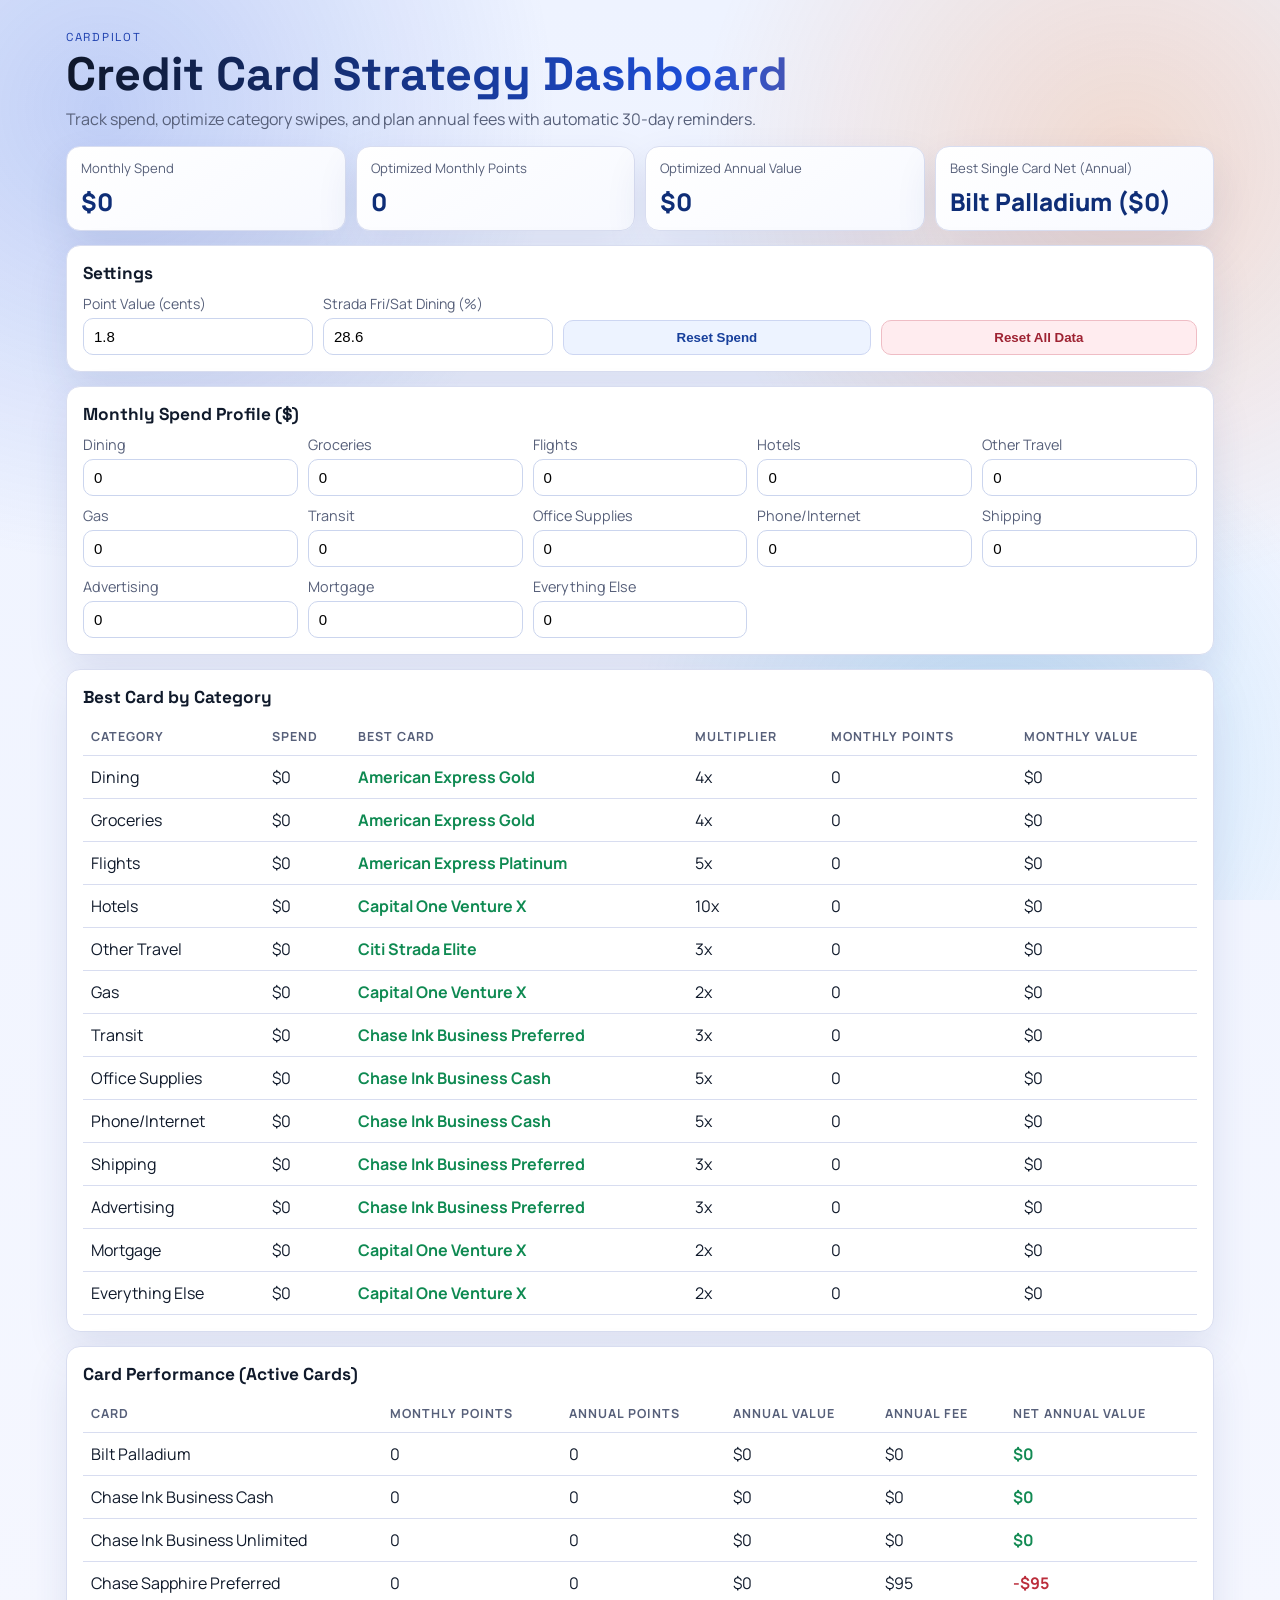
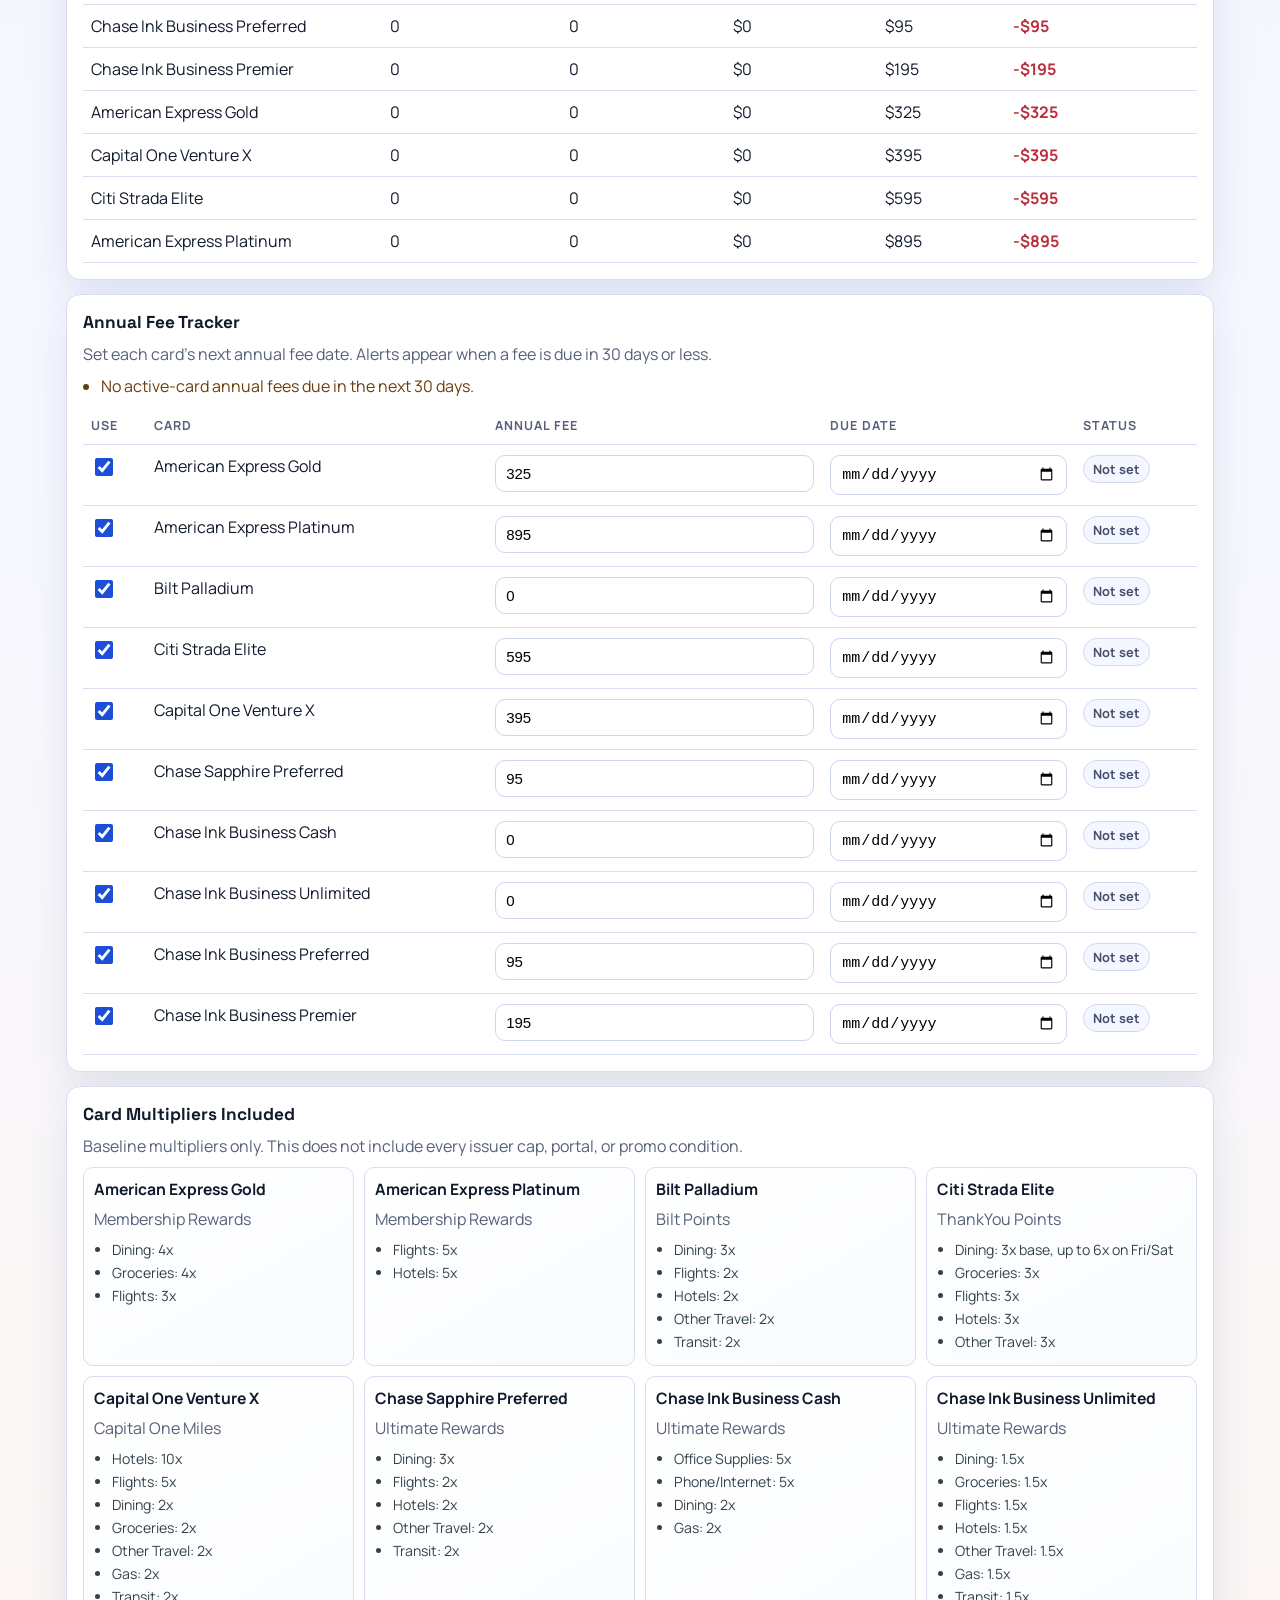
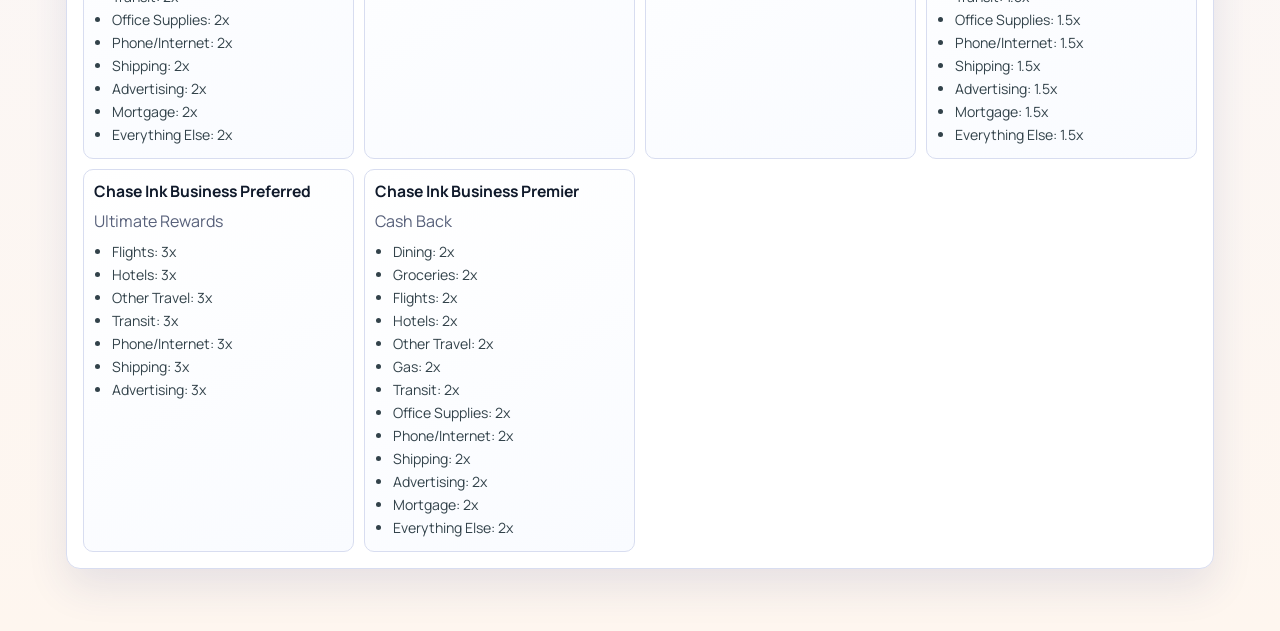
<file: index.html>
<!doctype html>
<html lang="en">
  <head>
    <meta charset="UTF-8" />
    <meta name="viewport" content="width=device-width, initial-scale=1.0" />
    <title>CardPilot | Credit Card Strategy</title>
    <link rel="stylesheet" href="styles.css" />
  </head>
  <body>
    <div class="bg-layer" aria-hidden="true"></div>

    <main class="app-shell">
      <header class="hero">
        <p class="eyebrow">CardPilot</p>
        <h1>Credit Card Strategy Dashboard</h1>
        <p class="hero-copy">
          Track spend, optimize category swipes, and plan annual fees with automatic
          30-day reminders.
        </p>
      </header>

      <section class="summary-grid" id="summaryGrid">
        <article class="stat-card">
          <p class="stat-label">Monthly Spend</p>
          <p class="stat-value" id="summarySpend">$0</p>
        </article>
        <article class="stat-card">
          <p class="stat-label">Optimized Monthly Points</p>
          <p class="stat-value" id="summaryOptimizedPoints">0</p>
        </article>
        <article class="stat-card">
          <p class="stat-label">Optimized Annual Value</p>
          <p class="stat-value" id="summaryOptimizedValue">$0</p>
        </article>
        <article class="stat-card">
          <p class="stat-label">Best Single Card Net (Annual)</p>
          <p class="stat-value" id="summaryBestSingleCard">N/A</p>
        </article>
      </section>

      <section class="panel controls-panel">
        <h2>Settings</h2>
        <div class="controls-grid">
          <label class="control-field" for="pointValueInput">
            Point Value (cents)
            <input id="pointValueInput" type="number" min="0.1" step="0.1" />
          </label>
          <label class="control-field" for="stradaWeekendDiningPctInput">
            Strada Fri/Sat Dining (%)
            <input id="stradaWeekendDiningPctInput" type="number" min="0" max="100" step="1" />
          </label>
          <button id="resetSpendBtn" class="btn-secondary" type="button">Reset Spend</button>
          <button id="resetAllBtn" class="btn-danger" type="button">Reset All Data</button>
        </div>
      </section>

      <section class="panel">
        <h2>Monthly Spend Profile ($)</h2>
        <div id="spendGrid" class="spend-grid"></div>
      </section>

      <section class="panel">
        <h2>Best Card by Category</h2>
        <div class="table-wrap">
          <table>
            <thead>
              <tr>
                <th>Category</th>
                <th>Spend</th>
                <th>Best Card</th>
                <th>Multiplier</th>
                <th>Monthly Points</th>
                <th>Monthly Value</th>
              </tr>
            </thead>
            <tbody id="bestCardTable"></tbody>
          </table>
        </div>
      </section>

      <section class="panel">
        <h2>Card Performance (Active Cards)</h2>
        <div class="table-wrap">
          <table>
            <thead>
              <tr>
                <th>Card</th>
                <th>Monthly Points</th>
                <th>Annual Points</th>
                <th>Annual Value</th>
                <th>Annual Fee</th>
                <th>Net Annual Value</th>
              </tr>
            </thead>
            <tbody id="cardTotalsTable"></tbody>
          </table>
        </div>
      </section>

      <section class="panel">
        <h2>Annual Fee Tracker</h2>
        <p class="note">
          Set each card's next annual fee date. Alerts appear when a fee is due in
          30 days or less.
        </p>
        <ul id="feeWarnings" class="warning-list"></ul>
        <div class="table-wrap">
          <table>
            <thead>
              <tr>
                <th>Use</th>
                <th>Card</th>
                <th>Annual Fee</th>
                <th>Due Date</th>
                <th>Status</th>
              </tr>
            </thead>
            <tbody id="annualFeeTable"></tbody>
          </table>
        </div>
      </section>

      <section class="panel">
        <h2>Card Multipliers Included</h2>
        <p class="note">
          Baseline multipliers only. This does not include every issuer cap, portal,
          or promo condition.
        </p>
        <div id="cardsList" class="cards-list"></div>
      </section>
    </main>

    <script src="app.js"></script>
  </body>
</html>
</file>
<file: styles.css>
@import url("https://fonts.googleapis.com/css2?family=Manrope:wght@400;600;700;800&family=Space+Grotesk:wght@500;700&display=swap");

:root {
  --bg: #f8f8fd;
  --panel: #ffffff;
  --ink: #101a2b;
  --muted: #57607a;
  --line: #d8ddf0;
  --good: #128a53;
  --warn: #c66f00;
  --bad: #bb2d3b;
  --brand: #1d4ed8;
  --brand-2: #f97316;
  --shadow: 0 18px 42px rgba(39, 56, 130, 0.11);
}

* {
  box-sizing: border-box;
}

body {
  margin: 0;
  min-height: 100vh;
  font-family: "Manrope", "Segoe UI", sans-serif;
  color: var(--ink);
  background: linear-gradient(180deg, #eef3ff 0%, #f7f8ff 54%, #fef6ef 100%);
}

.bg-layer {
  position: fixed;
  inset: 0;
  pointer-events: none;
  background:
    radial-gradient(circle at 8% 12%, rgba(29, 78, 216, 0.22), transparent 32%),
    radial-gradient(circle at 88% 18%, rgba(249, 115, 22, 0.2), transparent 32%),
    radial-gradient(circle at 78% 86%, rgba(14, 165, 233, 0.18), transparent 30%);
}

.app-shell {
  position: relative;
  z-index: 1;
  max-width: 1180px;
  margin: 0 auto;
  padding: 30px 16px 48px;
}

.hero {
  margin-bottom: 16px;
}

.eyebrow {
  margin: 0;
  font-family: "Space Grotesk", sans-serif;
  text-transform: uppercase;
  letter-spacing: 0.15em;
  font-size: 0.72rem;
  color: #1e40af;
}

.hero h1 {
  margin: 6px 0 8px;
  font-family: "Space Grotesk", sans-serif;
  font-size: clamp(1.9rem, 1.4rem + 1.9vw, 3rem);
  line-height: 1.06;
  background: linear-gradient(90deg, #0f172a 0%, #1d4ed8 55%, #f97316 100%);
  -webkit-background-clip: text;
  background-clip: text;
  color: transparent;
}

.hero-copy {
  margin: 0;
  color: var(--muted);
  max-width: 70ch;
}

.summary-grid {
  display: grid;
  grid-template-columns: repeat(auto-fit, minmax(220px, 1fr));
  gap: 10px;
  margin-bottom: 14px;
}

.stat-card {
  background: linear-gradient(145deg, #ffffff 0%, #f7f9ff 100%);
  border: 1px solid var(--line);
  border-radius: 14px;
  padding: 12px 14px;
  box-shadow: var(--shadow);
}

.stat-label {
  margin: 0;
  color: var(--muted);
  font-size: 0.82rem;
}

.stat-value {
  margin: 8px 0 0;
  font-size: clamp(1.12rem, 1rem + 0.8vw, 1.52rem);
  font-weight: 800;
  color: #0f2e77;
}

.panel {
  background: var(--panel);
  border: 1px solid var(--line);
  border-radius: 14px;
  box-shadow: var(--shadow);
  padding: 16px;
  margin-bottom: 14px;
  animation: rise 360ms ease both;
}

.panel:nth-of-type(2) {
  animation-delay: 40ms;
}

.panel:nth-of-type(3) {
  animation-delay: 80ms;
}

.panel:nth-of-type(4) {
  animation-delay: 120ms;
}

@keyframes rise {
  from {
    opacity: 0;
    transform: translateY(8px);
  }

  to {
    opacity: 1;
    transform: translateY(0);
  }
}

h2 {
  margin: 0 0 10px;
  font-family: "Space Grotesk", sans-serif;
  font-size: 1.08rem;
}

.controls-grid {
  display: grid;
  grid-template-columns: minmax(180px, 230px) minmax(180px, 230px) auto auto;
  gap: 10px;
  align-items: end;
}

.control-field {
  display: flex;
  flex-direction: column;
  gap: 5px;
  font-size: 0.88rem;
  color: var(--muted);
}

.spend-grid {
  display: grid;
  grid-template-columns: repeat(auto-fill, minmax(180px, 1fr));
  gap: 10px;
}

.spend-item {
  display: flex;
  flex-direction: column;
  gap: 5px;
}

.spend-item label {
  font-size: 0.9rem;
  color: var(--muted);
}

input[type="number"],
input[type="date"] {
  width: 100%;
  border: 1px solid #cbd5ee;
  border-radius: 10px;
  padding: 9px 10px;
  font-size: 0.94rem;
  background: #ffffff;
}

input:focus {
  outline: 2px solid color-mix(in srgb, var(--brand) 35%, white);
  border-color: var(--brand);
}

.table-wrap {
  overflow-x: auto;
}

table {
  width: 100%;
  border-collapse: collapse;
  min-width: 700px;
}

th,
td {
  text-align: left;
  padding: 10px 8px;
  border-bottom: 1px solid var(--line);
  vertical-align: top;
}

th {
  font-size: 0.78rem;
  color: var(--muted);
  text-transform: uppercase;
  letter-spacing: 0.08em;
}

td strong {
  color: #0f8a52;
}

.note {
  margin: 0 0 10px;
  color: var(--muted);
}

.warning-list {
  margin: 0 0 10px;
  padding-left: 18px;
}

.warning-list li {
  margin-bottom: 4px;
  color: #6a3f0c;
}

.cards-list {
  display: grid;
  grid-template-columns: repeat(auto-fill, minmax(250px, 1fr));
  gap: 10px;
}

.card-item {
  border: 1px solid var(--line);
  border-radius: 10px;
  background: linear-gradient(150deg, #ffffff 0%, #f9fbff 100%);
  padding: 10px;
}

.card-item h3 {
  margin: 0 0 8px;
  font-size: 0.98rem;
}

.card-item ul {
  margin: 0;
  padding-left: 18px;
}

.card-item li {
  margin-bottom: 4px;
  font-size: 0.88rem;
  color: #32424a;
}

.status-pill {
  display: inline-block;
  border-radius: 999px;
  padding: 4px 9px;
  font-size: 0.8rem;
  font-weight: 700;
  border: 1px solid #d2d8ef;
  background: #f4f7ff;
  color: #46506b;
}

.status-warn {
  border-color: #f1c784;
  background: #fff4e3;
  color: #915807;
}

.status-overdue {
  border-color: #f0b2bc;
  background: #ffe8ec;
  color: var(--bad);
}

.status-neutral {
  border-color: #d2d8ef;
  background: #f4f7ff;
  color: #46506b;
}

.net-positive {
  color: var(--good);
  font-weight: 700;
}

.net-negative {
  color: var(--bad);
  font-weight: 700;
}

.btn-secondary,
.btn-danger {
  border: 1px solid #cdd6f2;
  border-radius: 10px;
  padding: 9px 12px;
  cursor: pointer;
  font-weight: 700;
}

.btn-secondary {
  background: #edf3ff;
  color: #173f9b;
}

.btn-secondary:hover {
  background: #dde9ff;
}

.btn-danger {
  background: #ffecef;
  color: #9e2232;
  border-color: #efbdc5;
}

.btn-danger:hover {
  background: #ffdfe5;
}

.toggle-cell input {
  width: 18px;
  height: 18px;
  accent-color: #1d4ed8;
}

@media (max-width: 860px) {
  .controls-grid {
    grid-template-columns: 1fr;
  }
}

@media (max-width: 700px) {
  .app-shell {
    padding-top: 20px;
  }

  .panel {
    padding: 14px;
  }

  table {
    min-width: 620px;
  }
}
</file>
